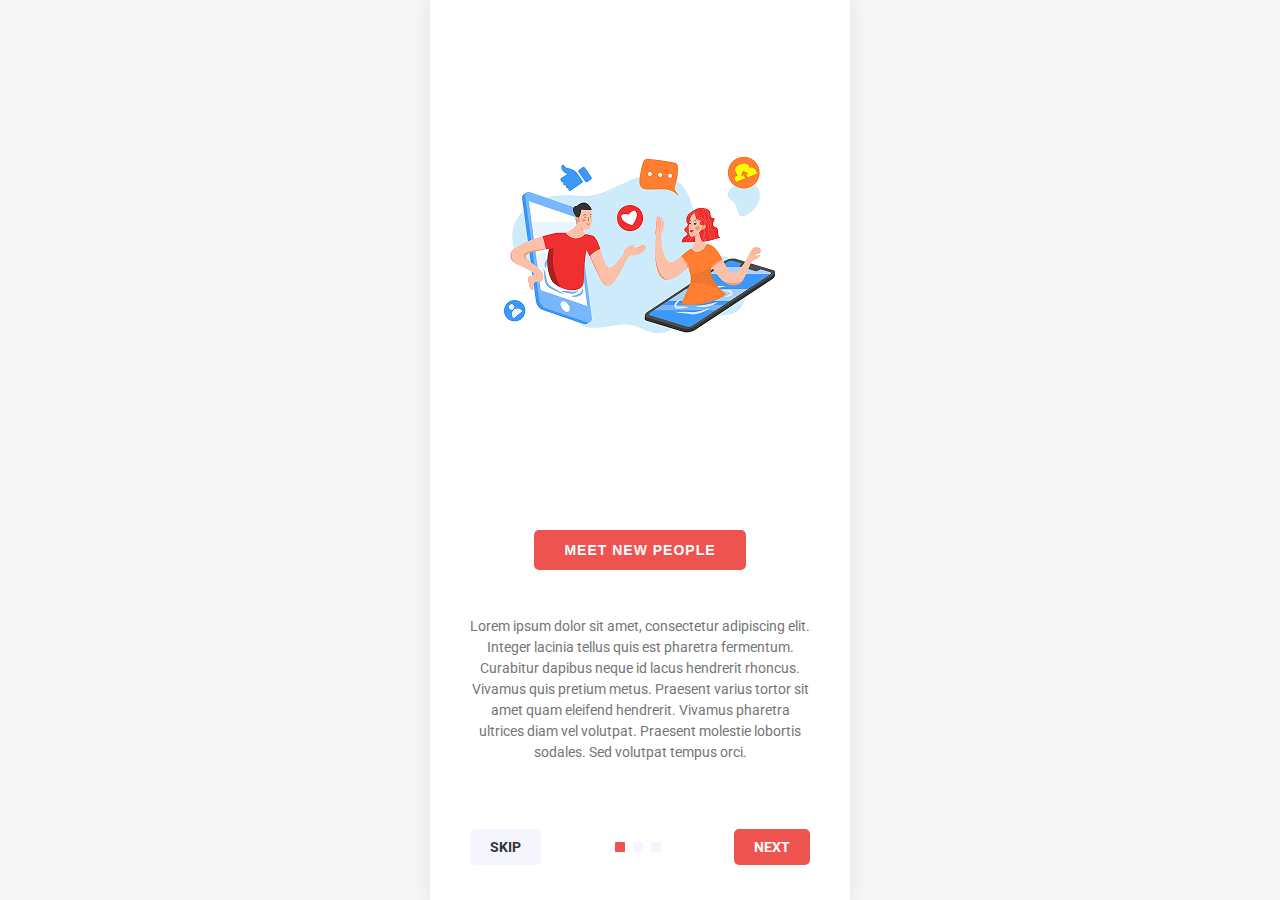
<file: index.html>
<!DOCTYPE html>
<html lang="uk">

<head>
    <meta charset="UTF-8">
    <meta name="viewport" content="width=device-width, initial-scale=1.0">
    <title>Онбординг - Знайомства (1/3)</title>
    <link rel="stylesheet" href="style.css">
    <link href="https://fonts.googleapis.com/css2?family=Roboto:wght@400;700&display=swap" rel="stylesheet">
</head>

<body>
    <div class="onboarding-container">

        <div class="illustration-section">
            <img src="image1.png" alt="Ілюстрація: Зустрічайте нових людей онлайн"
                class="onboarding-image">
        </div>

        <div class="content-section">

            <div class="headline-container">
                <button class="headline-button">
                    МЕЕТ NEW PEOPLE
                </button>
            </div>

            <div class="description-text">
                <p>
                    Lorem ipsum dolor sit amet, consectetur adipiscing elit.
                    Integer lacinia tellus quis est pharetra fermentum.
                    Curabitur dapibus neque id lacus hendrerit rhoncus.
                    Vivamus quis pretium metus. Praesent varius tortor sit
                    amet quam eleifend hendrerit. Vivamus pharetra ultrices
                    diam vel volutpat. Praesent molestie lobortis sodales.
                    Sed volutpat tempus orci.
                </p>
            </div>

            <div class="navigation-footer">
                <a href="register.html" class="nav-button skip-button">SKIP</a>

                <div class="pagination-dots">
                    <span class="dot active"></span>
                    <span class="dot"></span>
                    <span class="dot"></span>
                </div>

                <a href="index2.html" class="nav-button next-button">NEXT</a>
            </div>

        </div>
    </div>
</body>

</html>
</file>
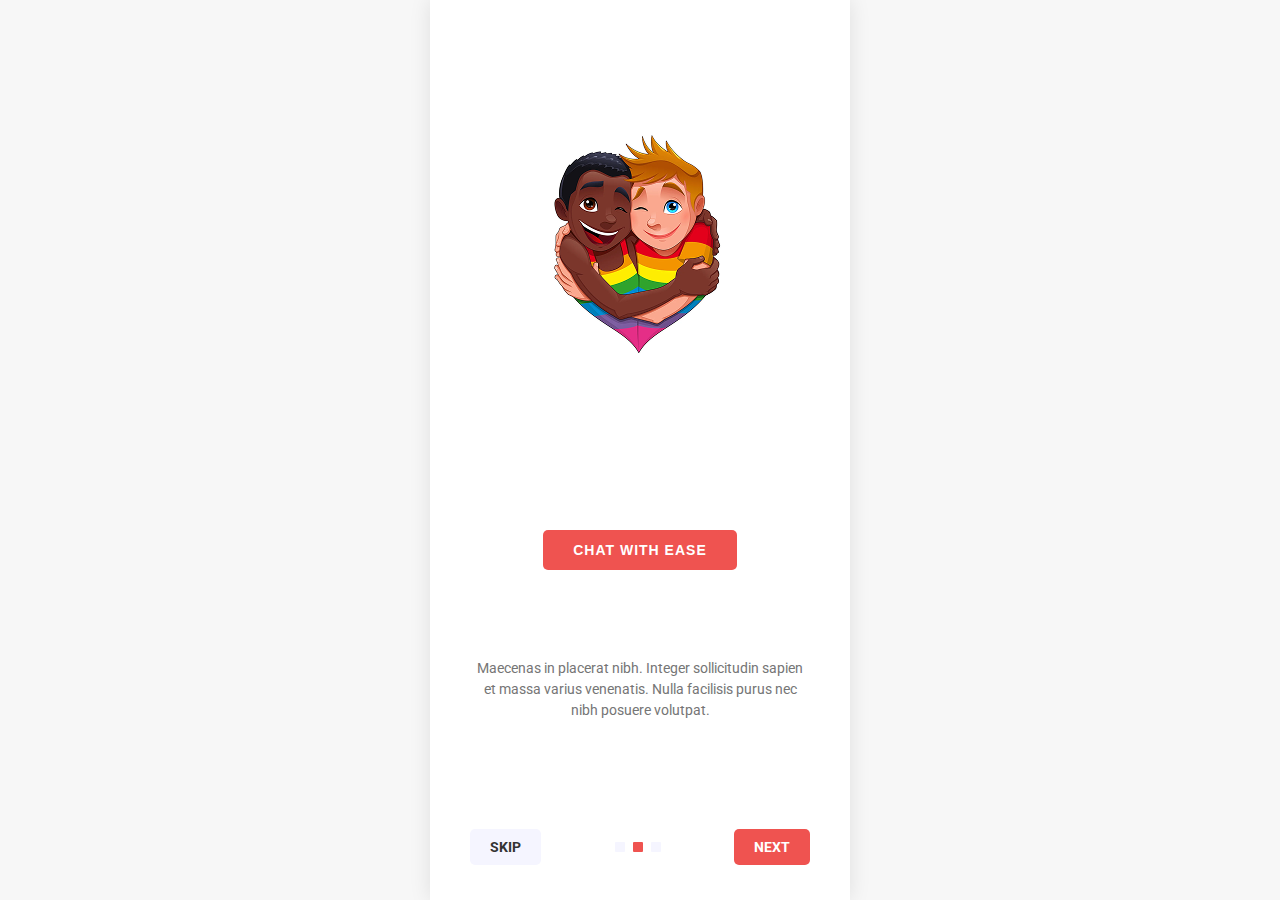
<file: index2.html>
<!DOCTYPE html> 
<html lang="uk">
<head>
    <meta charset="UTF-8">
    <meta name="viewport" content="width=device-width, initial-scale=1.0">
    <title>Онбординг - Чат (2/3)</title>
    <link rel="stylesheet" href="style.css">
    <link href="https://fonts.googleapis.com/css2?family=Roboto:wght@400;700&display=swap" rel="stylesheet">
</head>

<body>
    <div class="onboarding-container">
        <div class="illustration-section">
            <img src="image2.png" alt="Ілюстрація: Чат з легкістю" class="onboarding-image">
        </div>

        <div class="content-section">
            <div class="headline-container">
                <button class="headline-button">CHAT WITH EASE</button>
            </div>

            <div class="description-text">
                <p>
                    Maecenas in placerat nibh. Integer sollicitudin sapien et massa varius venenatis. Nulla facilisis purus nec nibh posuere volutpat.
                </p>
            </div>

            <div class="navigation-footer">
                <!-- активна кнопка SKIP: повертає на 1 сторінку -->
                <a href="index1.html" class="nav-button skip-button">SKIP</a>

                <div class="pagination-dots">
                    <span class="dot"></span>
                    <span class="dot active"></span>
                    <span class="dot"></span>
                </div>

                <a href="index3.html" class="nav-button next-button">NEXT</a>
            </div>
        </div>
    </div>
</body>
</html>
</file>
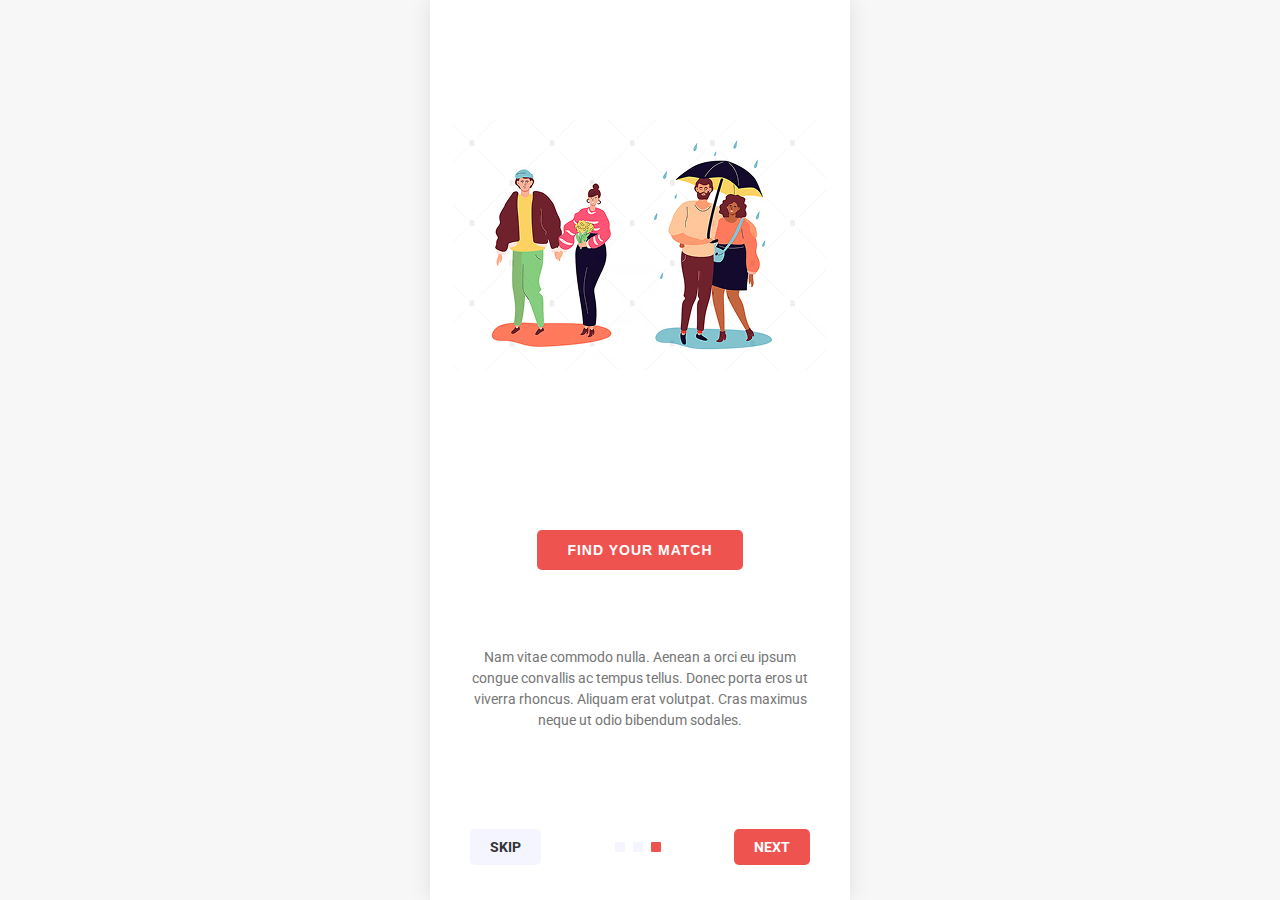
<file: index3.html>
<!DOCTYPE html>
<html lang="uk">
<head>
    <meta charset="UTF-8">
    <meta name="viewport" content="width=device-width, initial-scale=1.0">
    <title>Онбординг - Побачення (3/3)</title>
    <link rel="stylesheet" href="style.css"> 
    <link href="https://fonts.googleapis.com/css2?family=Roboto:wght@400;700&display=swap" rel="stylesheet">
</head>

<body>
    <div class="onboarding-container"> 
        <div class="illustration-section"> 
            <img src="image3.png" alt="Ілюстрація: Побачення під парасолькою" class="onboarding-image"> 
        </div>

        <div class="content-section"> 
            <div class="headline-container"> 
                <button class="headline-button">FIND YOUR MATCH</button> 
            </div>

            <div class="description-text">
                <p>
                    Nam vitae commodo nulla. Aenean a orci eu ipsum congue convallis ac tempus tellus. 
                    Donec porta eros ut viverra rhoncus. Aliquam erat volutpat. Cras maximus neque ut odio bibendum sodales.
                </p> 
            </div>

            <div class="navigation-footer"> 
                <!-- кнопка SKIP веде на попередню (2 сторінку) -->
                <a href="index2.html" class="nav-button skip-button">SKIP</a> 

                <div class="pagination-dots"> 
                    <span class="dot"></span> 
                    <span class="dot"></span> 
                    <span class="dot active"></span> 
                </div>

                <!-- кнопка NEXT веде на 4 сторінку (реєстрацію) -->
                <a href="index4.html" class="nav-button next-button">NEXT</a>

            </div>
        </div>
    </div>
</body>
</html>
</file>
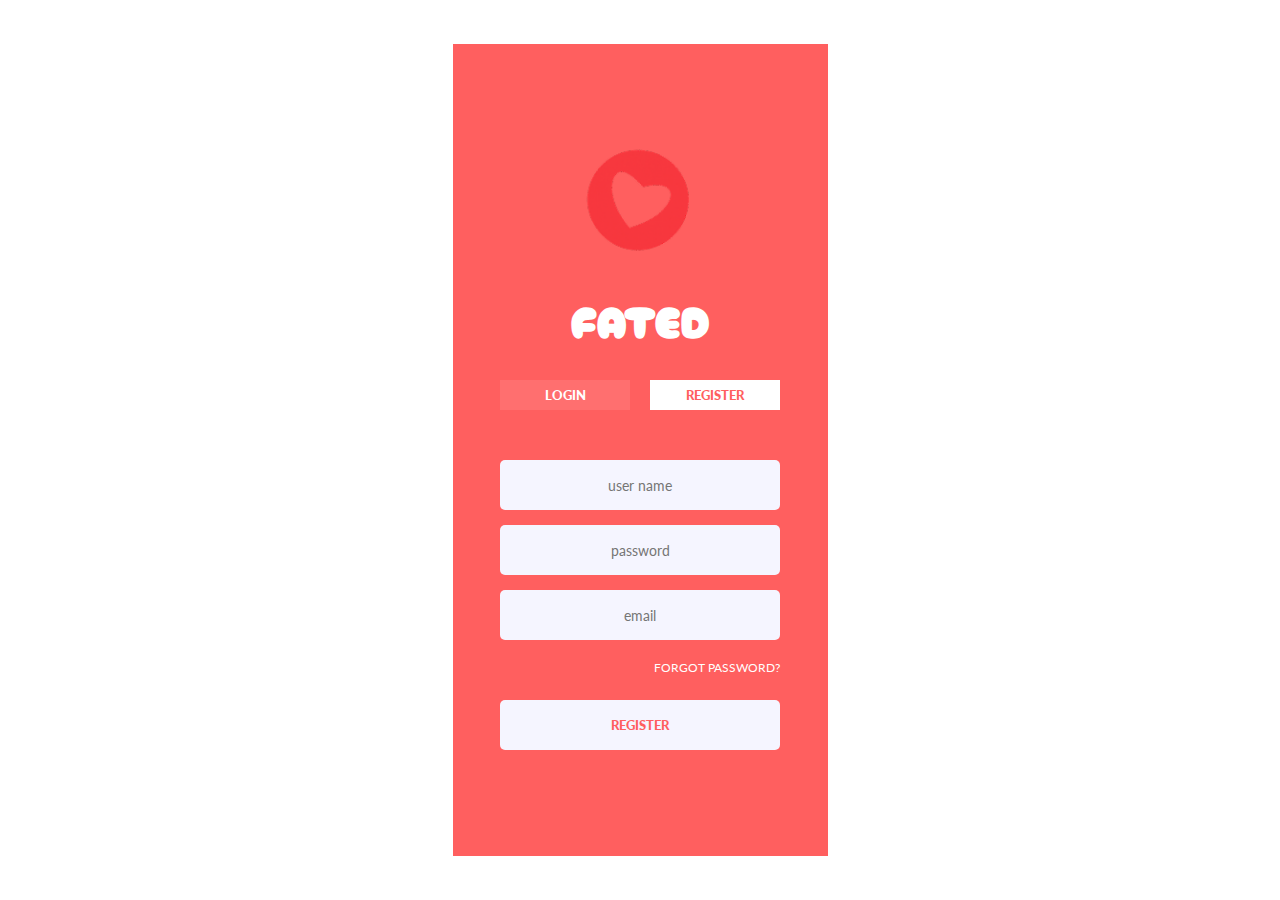
<file: index4.html>
<!DOCTYPE html>
<html lang="uk">
<head>
    <meta charset="UTF-8" />
    <meta name="viewport" content="width=device-width, initial-scale=1.0" />
    <title>FATED - Реєстрація</title>

    <link href="https://fonts.googleapis.com/css2?family=Cherry+Bomb+One&family=Lato:wght@400;700;900&display=swap" rel="stylesheet"> 

  <style>

        * {

            box-sizing: border-box;

            margin: 0;

            padding: 0;

            font-family: 'Lato', sans-serif; /* Lato для всього */

        }



        .title {

            font-size: 42px;

            font-weight: 900;

            color: #ffffff;

            margin-bottom: 30px;

            letter-spacing: 1px;

            font-family: 'Cherry Bomb One', cursive; /* Cherry Bomb One тільки для FATED */

        }



        /* Інші стилі */

        body {

            background-color: #FFFFFF;

            display: flex;

            justify-content: center;

            align-items: center;

            height: 100vh;

        }



        .screen {

            width: 375px;

            height: 812px;

            background-color: #ff5f5f;

            border-radius: 0px;

            display: flex;

            flex-direction: column;

            align-items: center;

            position: relative;

        }



        .logo {

            width: 130px;

            margin-top: 90px;

            margin-bottom: 25px;

        }



        .top-buttons {

            display: flex;

            justify-content: space-between;

            width: 280px;

            margin-bottom: 50px;

        }



        .btn {

            width: 130px;

            height: 30px;

            border: none;

            font-weight: 900; /* Extra Bold */

            cursor: pointer;

            transition: 0.3s;

        }



        .btn-login {

            background-color: rgba(255, 255, 255, 0.1);

            color: #fff;

        }



        .btn-register {

            background-color: #ffffff;

            color: #ff5f5f;

        }



        .inputs {

            display: flex;

            flex-direction: column;

            gap: 15px;

            margin-bottom: 20px;

        }



        .input {

            width: 280px;

            height: 50px;

            background-color: #f5f5ff;

            border: none;

            border-radius: 5px;

            text-align: center;

            font-size: 14px;

            color: #000;

        }



        .forgot {

            font-size: 12px;

            color: #ffffff;

            text-decoration: none;

            align-self: flex-end;

            margin-right: 48px;

            margin-bottom: 25px;

        }



        .btn-bottom {

            width: 280px;

            height: 50px;

            background-color: #f5f5ff;

            color: #ff5f5f;

            border: none;

            border-radius: 5px;

            font-weight: 900; /* Extra Bold */

            cursor: pointer;

            transition: 0.3s;

        }



        .btn-bottom:hover {

            background-color: #ffffff;

        }

    </style>
</head>

<body>
    <div class="screen">
        <img src="image4.png" alt="Logo" class="logo" />
        <h1 class="title">FATED</h1> 

        <div class="top-buttons">
            <button class="btn btn-login">LOGIN</button>
            <button class="btn btn-register">REGISTER</button>
        </div>

        <div class="inputs">
            <input type="text" class="input" placeholder="user name" />
            <input type="password" class="input" placeholder="password" />
            <input type="email" class="input" placeholder="email" />
        </div>

        <a href="#" class="forgot">FORGOT PASSWORD?</a>

        <button class="btn-bottom">REGISTER</button>
    </div>
</body>

</html>
</file>
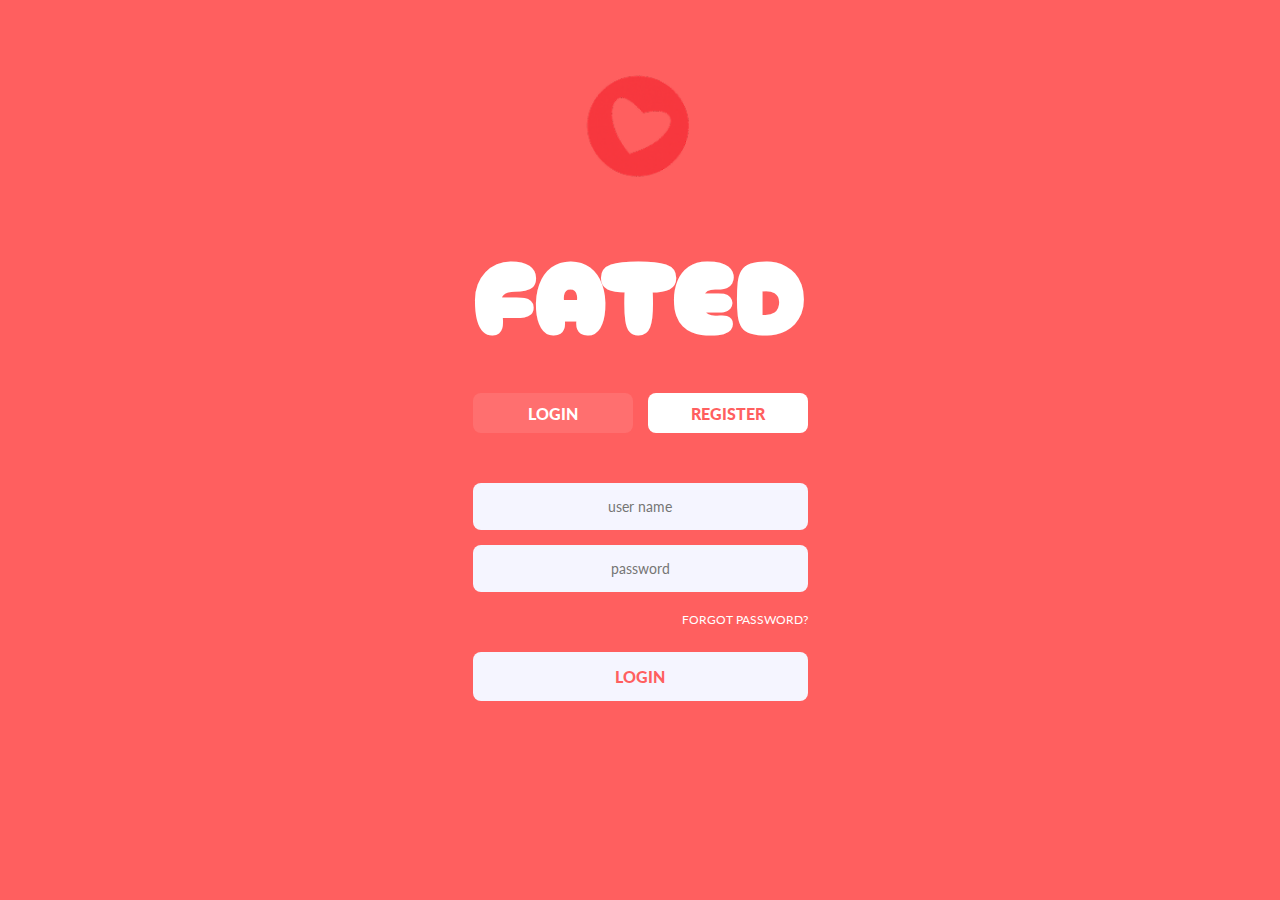
<file: index5.html>
<!DOCTYPE html>
<html lang="uk">
<head>
  <meta charset="UTF-8">
  <meta name="viewport" content="width=device-width, initial-scale=1.0">
  <title>FATED - Логін</title>
  <link href="https://fonts.googleapis.com/css2?family=Cherry+Bomb+One&family=Lato:wght@400;700;900&display=swap" rel="stylesheet">
  <style>
    * { box-sizing: border-box; margin: 0; padding: 0; font-family: 'Lato', sans-serif; }
    body { background-color: #FF5F5F; display: flex; justify-content: center; align-items: flex-end; min-height: 100vh; width: 100%; color: #fff; }
    .screen { width: 90%; max-width: 375px; min-height: 100vh; background-color: #ff5f5f; display: flex; flex-direction: column; align-items: center; padding: 60px 20px 30px; }
    .logo { width: 20vw; max-width: 130px; height: auto; margin-bottom: 25px; }
    .title { font-size: 8vw; max-font-size: 42px; font-weight: 900; color: #fff; margin-bottom: 30px; letter-spacing: 1px; font-family: 'Cherry Bomb One', cursive; text-align: center; }
    .top-buttons { display: flex; justify-content: space-between; width: 100%; margin-bottom: 50px; gap: 15px; }
    .top-buttons a { flex: 1; height: 40px; display: flex; justify-content: center; align-items: center; border-radius: 8px; text-transform: uppercase; font-weight: 900; text-decoration: none; cursor: pointer; transition: 0.3s; }
    .btn-login { background-color: rgba(255, 255, 255, 0.1); color: #fff; }
    .btn-register { background-color: #fff; color: #ff5f5f; }
    .inputs { display: flex; flex-direction: column; gap: 15px; margin-bottom: 20px; width: 100%; }
    .input { width: 100%; padding: 15px 0; background-color: #f5f5ff; border: none; border-radius: 8px; text-align: center; font-size: 14px; color: #000; }
    .forgot { font-size: 12px; color: #fff; text-decoration: none; align-self: flex-end; margin-bottom: 25px; text-transform: uppercase; }
    .btn-bottom { width: 100%; padding: 15px 0; display: flex; justify-content: center; align-items: center; background-color: #f5f5ff; color: #ff5f5f; border-radius: 8px; font-weight: 900; text-decoration: none; cursor: pointer; transition: 0.3s; text-transform: uppercase; }
    .btn-bottom:hover { background-color: #fff; }
  </style>
</head>
<body>
  <div class="screen">
    <img src="image4.png" alt="Logo" class="logo">
    <h1 class="title">FATED</h1>

    <div class="top-buttons">
      <a href="#" class="btn-login">LOGIN</a> <!-- Залишається на логіні -->
      <a href="index4.html" class="btn-register">REGISTER</a> <!-- Переход на реєстрацію -->
    </div>

    <div class="inputs">
      <input type="text" class="input" placeholder="user name">
      <input type="password" class="input" placeholder="password">
    </div>

    <a href="#" class="forgot">FORGOT PASSWORD?</a>

    <a href="#" class="btn-bottom">LOGIN</a> <!-- Основна кнопка форми -->
  </div>
</body>
</html>
</file>
<file: style.css>
/* Загальні стилі та скидання */

body {

    font-family: 'Roboto', sans-serif;

    margin: 0;

    padding: 0;

    display: flex;

    justify-content: center;

    align-items: center;

    min-height: 100vh;

    background-color: #f7f7f7;

    /* Світлий фон сторінки */

}



/* Контейнер, що імітує екран мобільного пристрою */

.onboarding-container {

    width: 100%;

    max-width: 420px;

    /* Типова ширина мобільного екрана */

    height: 100vh;

    /* Займає повну висоту екрана */

    display: flex;

    flex-direction: column;

    background-color: #ffffff;

    /* Білий фон основного екрана */

    box-shadow: 0 0 20px rgba(0, 0, 0, 0.1);

}



/* Секція ілюстрації */

.illustration-section {

    display: flex;

    justify-content: center;

    align-items: center;

    padding: 20px;

    height: 50%;

    /* Приблизно половина екрана для ілюстрації */

    overflow: hidden;

    /* Обрізає зайве, якщо ілюстрація завелика */

}



.onboarding-image {

    max-width: 100%;

    max-height: 100%;

    height: auto;

    object-fit: contain;

    /* Зберігає співвідношення сторін ілюстрації */

}



/* Секція контенту */

.content-section {

    display: flex;

    flex-direction: column;

    padding: 20px;

    padding-top: 0;

    align-items: center;

    text-align: center;

    flex-grow: 1;

    /* Займає решту вертикального простору */

    justify-content: space-between;

    /* Розподіляє простір між елементами */

}



/* Заголовок-кнопка */

.headline-container {

    margin-top: 40px;

    /* Відступ зверху від ілюстрації */

    margin-bottom: 30px;

    /* Відступ перед описом */

}



.headline-button {

    background-color: #EF5350;

    color: #ffffff;

    border: none;

    /* ВИПРАВЛЕНО: Заокругленість кнопок 5px */

    border-radius: 5px; 

    padding: 12px 30px;

    font-size: 14px;

    font-weight: 700;

    letter-spacing: 1px;

    cursor: pointer;

    text-transform: uppercase;

    box-shadow: none;

    transition: background-color 0.3s;

}



.headline-button:hover {

    background-color: #d32f2f;

}



/* Опис */

.description-text p {

    font-size: 14px;

    color: #757575;

    line-height: 1.5;

    padding: 0 20px;

    margin-bottom: 50px;

}



/* Навігаційний футер (Skip, Dots, Next) */

.navigation-footer {

    display: flex;

    justify-content: space-between;

    align-items: center;

    width: 100%;

    padding: 15px 20px;

    box-sizing: border-box;

}



/* Спільні стилі для кнопок "SKIP" та "NEXT" (тепер посилання <a>) */

.nav-button {

    border: none;

    font-size: 14px;

    font-weight: 700;

    cursor: pointer;

    padding: 10px 15px;

    text-transform: uppercase;

    transition: opacity 0.3s;

    /* ВИПРАВЛЕНО: Заокругленість кнопок 5px */

    border-radius: 5px; 

    box-shadow: none;

    padding: 10px 20px;



    /* * КЛЮЧОВА ЗМІНА: Видалення підкреслення тексту * */

    text-decoration: none;

    /* ************************************************** */

}



.nav-button:hover {

    opacity: 0.8;

}



/* Специфічні стилі для кнопки "SKIP" */

.skip-button {

    background-color: #F5F5FF;

    color: #333;

    /* Темний текст на світлому фоні */

}



/* Специфічні стилі для кнопки "NEXT" */

.next-button {

    background-color: #EF5350;

    color: #ffffff;

}



/* Індикатори пагінації (точки) */

.pagination-dots {

    display: flex;

    gap: 8px;

}



.dot {

    display: block;

    width: 10px;

    /* Квадратна форма */

    height: 10px;

    /* ВИПРАВЛЕНО: Заокругленість точок 1px */

    border-radius: 1px; 

    background-color: #F5F5FF;

    /* Світлий колір */

    transition: background-color 0.3s;

}



.dot.active {

    width: 10px;

    height: 10px;

    /* ВИПРАВЛЕНО: Заокругленість активної точки 1px */

    border-radius: 1px; 

    background-color: #EF5350;

    /* Червоний колір */
</file>
